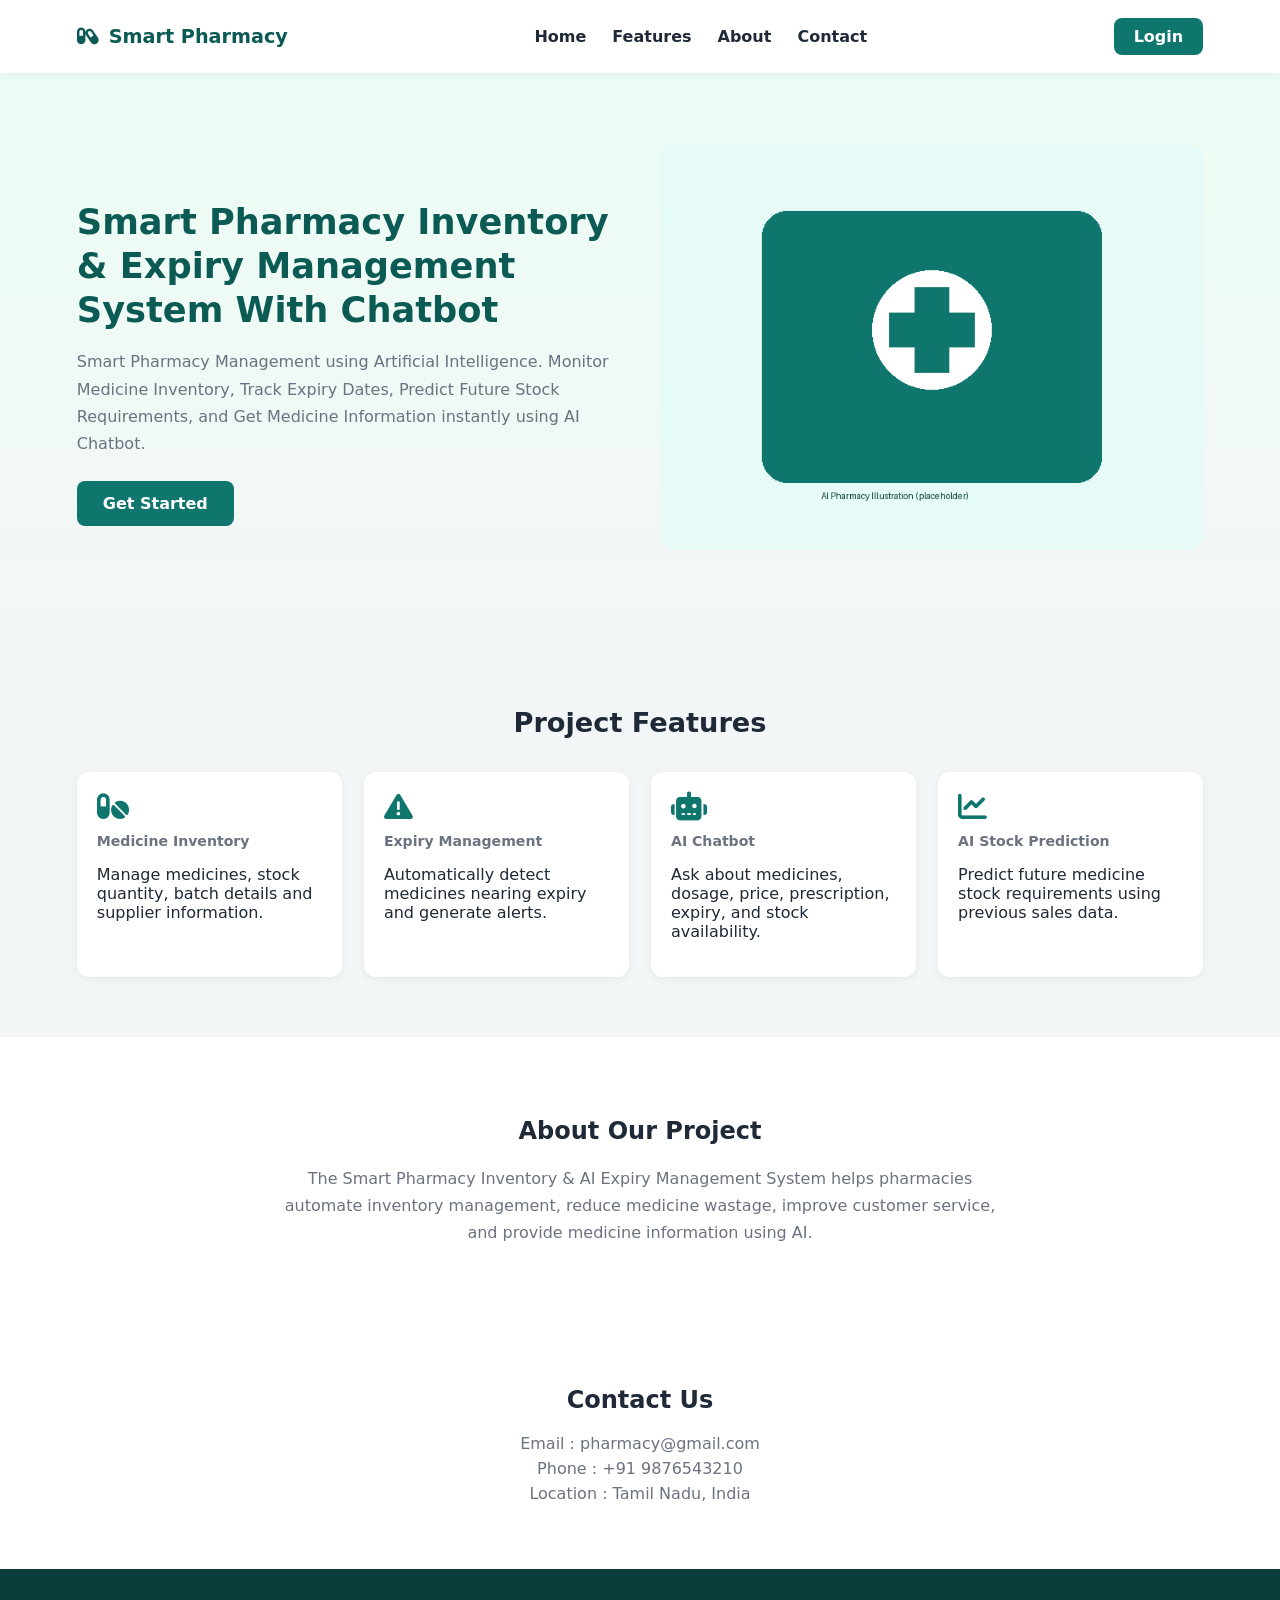
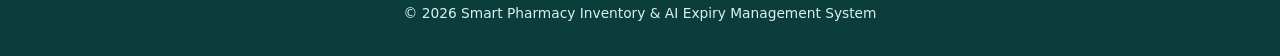
<file: index.html>
<!DOCTYPE html>
<html lang="en">

<head>
   

    <meta charset="UTF-8">
    <meta name="viewport" content="width=device-width, initial-scale=1.0">

    <title>Smart Pharmacy Inventory System</title>

    <!-- CSS -->
    <link rel="stylesheet" href="css/style.css">

    <!-- Font Awesome -->
    <link rel="stylesheet"
        href="https://cdnjs.cloudflare.com/ajax/libs/font-awesome/6.6.0/css/all.min.css">

</head>

<body>

    <!-- ================= NAVBAR ================= -->

    <nav class="navbar">

        <div class="logo">
            <i class="fa-solid fa-capsules"></i>
            Smart Pharmacy
        </div>

        <ul class="nav-links">

            <li><a href="#">Home</a></li>

            <li><a href="#features">Features</a></li>

            <li><a href="#about">About</a></li>

            <li><a href="#contact">Contact</a></li>

        </ul>

        <a href="login.html" class="login-btn">
            Login
        </a>

    </nav>

    <!-- ================= HERO ================= -->

    <section class="hero">

        <div class="hero-content">

            <h1>
                Smart Pharmacy Inventory &
                 Expiry Management System With Chatbot
            </h1>

            <p>

                Smart Pharmacy Management using Artificial Intelligence.

                Monitor Medicine Inventory, Track Expiry Dates,
                Predict Future Stock Requirements,
                and Get Medicine Information instantly
                using AI Chatbot.

            </p>

            <a href="login.html" class="btn">

                Get Started

            </a>

        </div>

        <div class="hero-image">

            <img src="images/pharmacy.png">

        </div>

    </section>

    <!-- ================= FEATURES ================= -->

    <section id="features" class="features">

        <h2>Project Features</h2>

        <div class="feature-container">

            <div class="card">

                <i class="fa-solid fa-pills"></i>

                <h3>Medicine Inventory</h3>

                <p>

                    Manage medicines,
                    stock quantity,
                    batch details
                    and supplier information.

                </p>

            </div>

            <div class="card">

                <i class="fa-solid fa-triangle-exclamation"></i>

                <h3>Expiry Management</h3>

                <p>

                    Automatically detect
                    medicines nearing expiry
                    and generate alerts.

                </p>

            </div>

            <div class="card">

                <i class="fa-solid fa-robot"></i>

                <h3>AI Chatbot</h3>

                <p>

                    Ask about medicines,
                    dosage,
                    price,
                    prescription,
                    expiry,
                    and stock availability.

                </p>

            </div>

            <div class="card">

                <i class="fa-solid fa-chart-line"></i>

                <h3>AI Stock Prediction</h3>

                <p>

                    Predict future medicine
                    stock requirements
                    using previous sales data.

                </p>

            </div>

        </div>

    </section>

    <!-- ================= ABOUT ================= -->

    <section id="about" class="about">

        <h2>About Our Project</h2>

        <p>

            The Smart Pharmacy Inventory &
            AI Expiry Management System
            helps pharmacies automate
            inventory management,
            reduce medicine wastage,
            improve customer service,
            and provide medicine
            information using AI.

        </p>

    </section>

    <!-- ================= CONTACT ================= -->

    <section id="contact" class="contact">

        <h2>Contact Us</h2>

        <p>Email : pharmacy@gmail.com</p>

        <p>Phone : +91 9876543210</p>

        <p>Location : Tamil Nadu, India</p>

    </section>

    <!-- ================= FOOTER ================= -->

    <footer>

        <p>

            © 2026 Smart Pharmacy Inventory &
            AI Expiry Management System

        </p>

    </footer>

    <!-- JavaScript -->

    <script src="js/script.js"></script>

</body>

</html>
</file>
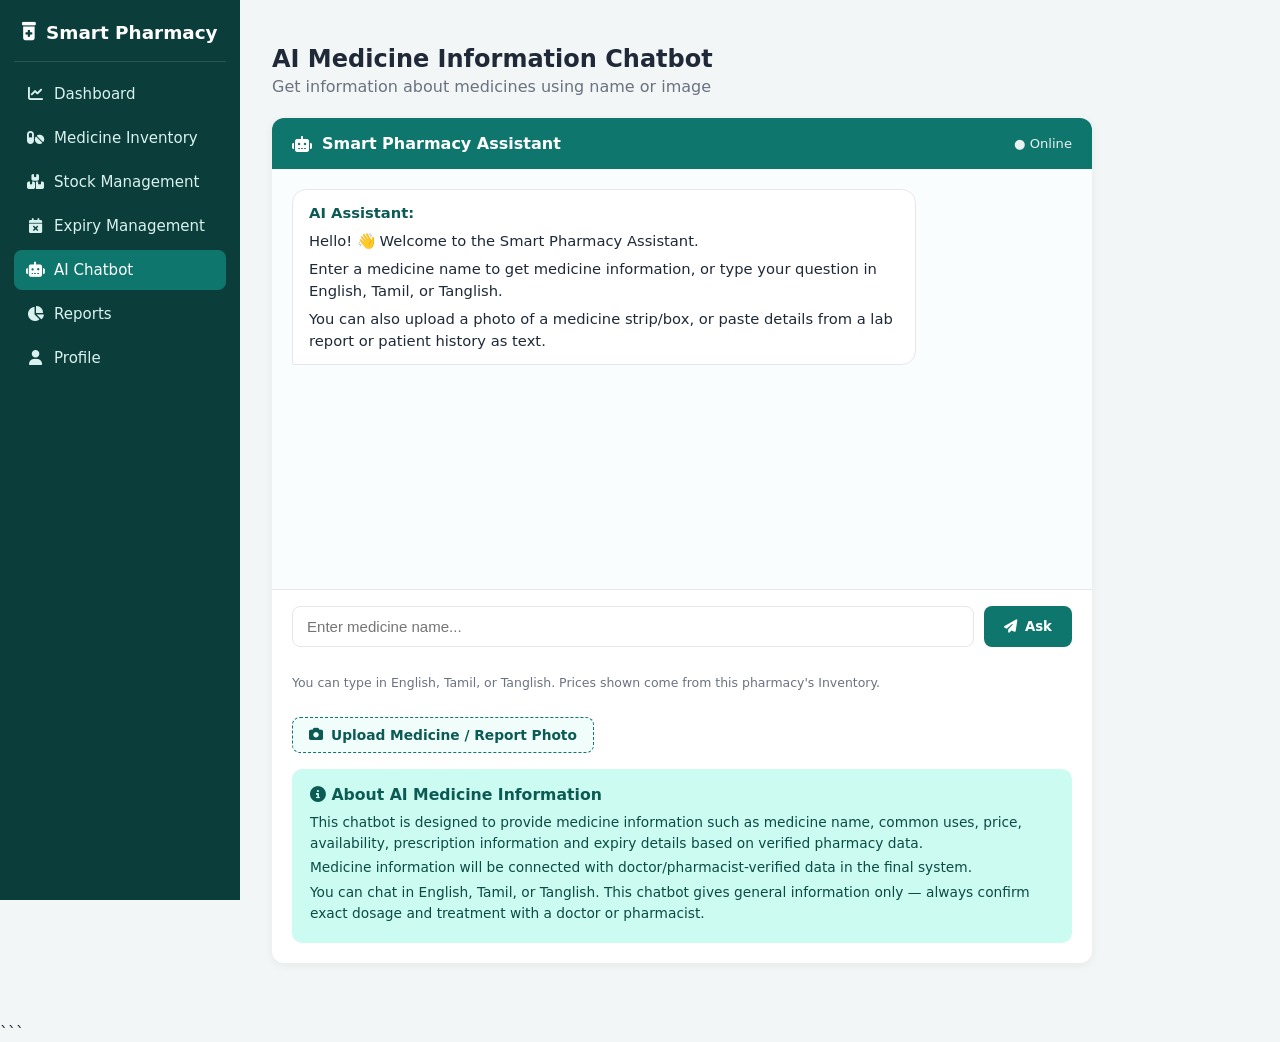
<file: chatbot.html>
<!DOCTYPE html>

<html lang="en">

<head>
    <meta charset="UTF-8">
    <meta name="viewport" content="width=device-width, initial-scale=1.0">

```
<title>AI Medicine Information Chatbot</title>

<!-- Main CSS -->
<link rel="stylesheet" href="css/style.css">

<!-- Font Awesome -->
<link rel="stylesheet"
    href="https://cdnjs.cloudflare.com/ajax/libs/font-awesome/6.5.2/css/all.min.css">
```

</head>

<body>

```
<!-- =========================
     SIDEBAR
========================== -->

<aside class="sidebar">

    <h2>
        <i class="fa-solid fa-prescription-bottle-medical"></i>
        Smart Pharmacy
    </h2>

    <ul>

        <li>
            <a href="dashboard.html">
                <i class="fa-solid fa-chart-line"></i>
                Dashboard
            </a>
        </li>

        <li>
            <a href="inventory.html">
                <i class="fa-solid fa-pills"></i>
                Medicine Inventory
            </a>
        </li>

        <li>
            <a href="stock.html">
                <i class="fa-solid fa-boxes-stacked"></i>
                Stock Management
            </a>
        </li>

        <li>
            <a href="expiry.html">
                <i class="fa-solid fa-calendar-xmark"></i>
                Expiry Management
            </a>
        </li>

        <li>
            <a href="chatbot.html" class="active">
                <i class="fa-solid fa-robot"></i>
                AI Chatbot
            </a>
        </li>

        <li>
            <a href="reports.html">
                <i class="fa-solid fa-chart-pie"></i>
                Reports
            </a>
        </li>

        <li>
            <a href="profile.html">
                <i class="fa-solid fa-user"></i>
                Profile
            </a>
        </li>

    </ul>

</aside>


<!-- =========================
     MAIN CONTENT
========================== -->

<main class="main">

    <!-- Header -->

    <div class="header">

        <div>

            <h1>
                AI Medicine Information Chatbot
            </h1>

            <p>
                Get information about medicines using name or image
            </p>

        </div>

    </div>


    <!-- =========================
         CHATBOT SECTION
    ========================== -->

    <section class="chatbot-container">


        <!-- Chatbot Header -->

        <div class="chatbot-header">

            <div>

                <i class="fa-solid fa-robot " ></i>

                <span>
                    Smart Pharmacy Assistant
                </span>

            </div>

            <span class="online">
                ● Online
            </span>

        </div>


        <!-- =========================
             CHAT AREA
        ========================== -->

        <div class="chat-box" id="chatBox">

            <!-- Initial Bot Message -->

            <div class="bot-message">

                <strong>
                    AI Assistant:
                </strong>

                <p>
                    Hello! 👋 Welcome to the Smart Pharmacy Assistant.
                </p>

                <p>
                    Enter a medicine name to get medicine information,
                    or type your question in English, Tamil, or Tanglish.
                </p>

                <p>
                    You can also upload a photo of a medicine strip/box,
                    or paste details from a lab report or patient history
                    as text.
                </p>

            </div>

        </div>


        <!-- =========================
             MEDICINE SEARCH
        ========================== -->

        <div class="medicine-search">

            <input
                type="text"
                id="medicineInput"
                placeholder="Enter medicine name..."
                autocomplete="off">

            <button
                type="button"
                id="sendBtn">

                <i class="fa-solid fa-paper-plane"></i>

                Ask

            </button>

        </div>


        <!-- =========================
             IMAGE UPLOAD
        ========================== -->

        <div class="image-upload">

            <label for="medicineImage">

                <i class="fa-solid fa-camera"></i>

                Upload Medicine / Report Photo

            </label>

            <input
                type="file"
                id="medicineImage"
                accept="image/*">

            <p id="imageName"></p>

        </div>


        <!-- =========================
             INFORMATION NOTE
        ========================== -->

        <div class="ai-suggestion">

            <h3>
                <i class="fa-solid fa-circle-info"></i>
                About AI Medicine Information
            </h3>

            <p>
                This chatbot is designed to provide medicine
                information such as medicine name, common uses,
                price, availability, prescription information
                and expiry details based on verified pharmacy data.
            </p>

            <p>
                Medicine information will be connected with
                doctor/pharmacist-verified data in the final system.
            </p>

            <p>
                You can chat in English, Tamil, or Tanglish. This
                chatbot gives general information only — always
                confirm exact dosage and treatment with a doctor
                or pharmacist.
            </p>

        </div>

    </section>

</main>


<!-- =========================
     JAVASCRIPT
========================== -->

<script src="js/config.js"></script>
<script src="js/chatbot.js"></script>
```

</body>

</html>
</file>
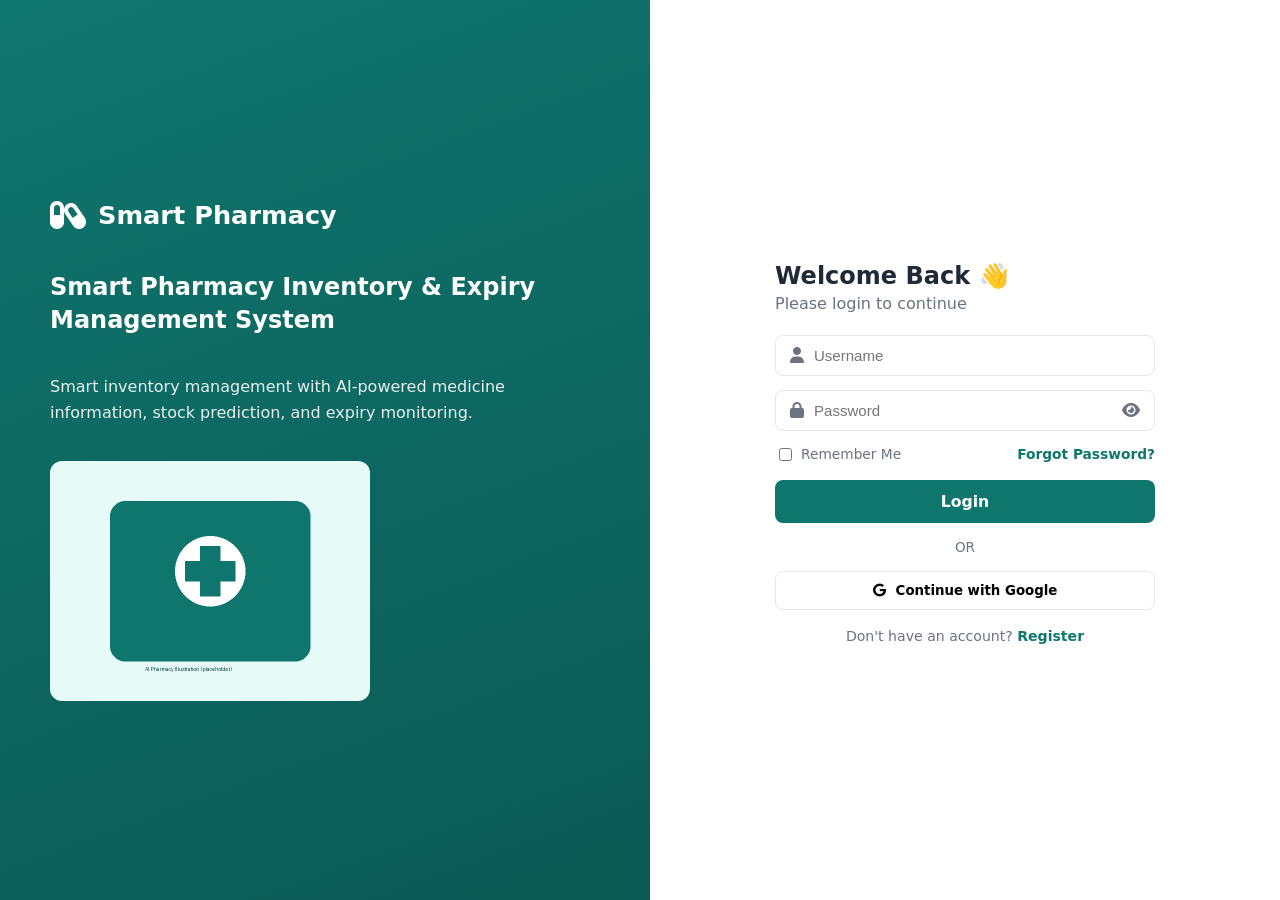
<file: dashboard.html>
<!DOCTYPE html>
<html lang="en">

<head>
    

    <meta charset="UTF-8">
    <meta name="viewport" content="width=device-width, initial-scale=1.0">

    <title>Dashboard | Smart Pharmacy</title>

    <link rel="stylesheet" href="css/style.css">

    <link rel="stylesheet"
    href="https://cdnjs.cloudflare.com/ajax/libs/font-awesome/6.6.0/css/all.min.css">

</head>

<body>

<!-- Sidebar -->

<div class="sidebar">

    <h2><i class="fa-solid fa-capsules"></i> Smart Pharmacy</h2>

    <ul>

        <li><a href="dashboard.html"><i class="fa-solid fa-house"></i> Dashboard</a></li>

        <li><a href="inventory.html"><i class="fa-solid fa-pills"></i> Medicine Inventory</a></li>

        <li><a href="stock.html"><i class="fa-solid fa-box"></i> Stock Management</a></li>

        <li><a href="expiry.html"><i class="fa-solid fa-triangle-exclamation"></i> Expiry Management</a></li>

        <li><a href="chatbot.html"><i class="fa-solid fa-robot"></i> AI Chatbot</a></li>

        <li><a href="reports.html"><i class="fa-solid fa-chart-column"></i> Reports</a></li>

        <li><a href="profile.html"><i class="fa-solid fa-user"></i> Profile</a></li>

        <li><a href="login.html"><i class="fa-solid fa-right-from-bracket"></i> Logout</a></li>

    </ul>

</div>

<!-- Main Content -->

<div class="main">

    <!-- Header -->

    <div class="header">

        <h1>Dashboard</h1>

        <span class="user">

            <i class="fa-solid fa-user-circle"></i>

            Admin

        </span>
        <button id="logoutBtn">Logout</button>


    </div>

    <!-- Dashboard Cards -->

    <div class="cards">

        <div class="card">

            <i class="fa-solid fa-pills"></i>

            <h3>Total Medicines</h3>

            <h2 id="totalMedicines">0</h2>

        </div>

        <div class="card">

            <i class="fa-solid fa-box"></i>

            <h3>Available Stock</h3>

            <h2 id="totalStock">0</h2>
        </div>

        <div class="card">

            <i class="fa-solid fa-triangle-exclamation"></i>

            <h3>Near Expiry</h3>

            <h2 id="expiringSoon">0</h2>

        </div>

        <div class="card">

            <i class="fa-solid fa-chart-line"></i>

            <h3>Low Stock</h3>

            <h2 id="lowStock">0</h2>

        </div>

    </div>

    <!-- AI Prediction -->

    <div class="section">

        <h2>AI Stock Prediction</h2>

        <p>

            AI predicts that
            <strong>Paracetamol</strong>
            demand will increase by
            <strong>20%</strong>
            next month.

        </p>

    </div>

    <!-- Expiry Alerts -->

    <div class="section">

        <h2>Medicine Expiry Alerts</h2>

        <table>

            <tr>

                <th>Medicine</th>

                <th>Expiry Date</th>

                <th>Status</th>

            </tr>

            <tr>

                <td>Paracetamol</td>

                <td>20-08-2026</td>

                <td style="color:red;">Expiring Soon</td>

            </tr>

            <tr>

                <td>Dolo 650</td>

                <td>15-09-2026</td>

                <td style="color:orange;">Warning</td>

            </tr>

        </table>

    </div>

    <!-- AI Chatbot -->

    <div class="section">

        <h2>AI Medicine Information Chatbot</h2>

        <p>

            Ask questions like:

        </p>

        <ul>

            <li>What is Paracetamol?</li>

            <li>Dosage of Dolo 650?</li>

            <li>Does Amoxicillin require a prescription?</li>

            <li>Price of Crocin?</li>

            <li>Which medicines expire this month?</li>

        </ul>

        <a href="chatbot.html">

            <button>

                Open AI Chatbot

            </button>

        </a>

    </div>

    <!-- Recent Activity -->

    <div class="section">

        <h2>Recent Activity</h2>

        <table>

            <tr>

                <th>Date</th>

                <th>Activity</th>

            </tr>

            <tr>

                <td>23-07-2026</td>

                <td>New medicine added</td>

            </tr>

            <tr>

                <td>23-07-2026</td>

                <td>Stock updated</td>

            </tr>

            <tr>

                <td>22-07-2026</td>

                <td>Expiry alert generated</td>

            </tr>

        </table>

    </div>

</div>

<script src="js/auth.js"></script>
<script src="js/store.js"></script>
<script src="js/dashboard.js"></script>

</body>
</html>
</file>
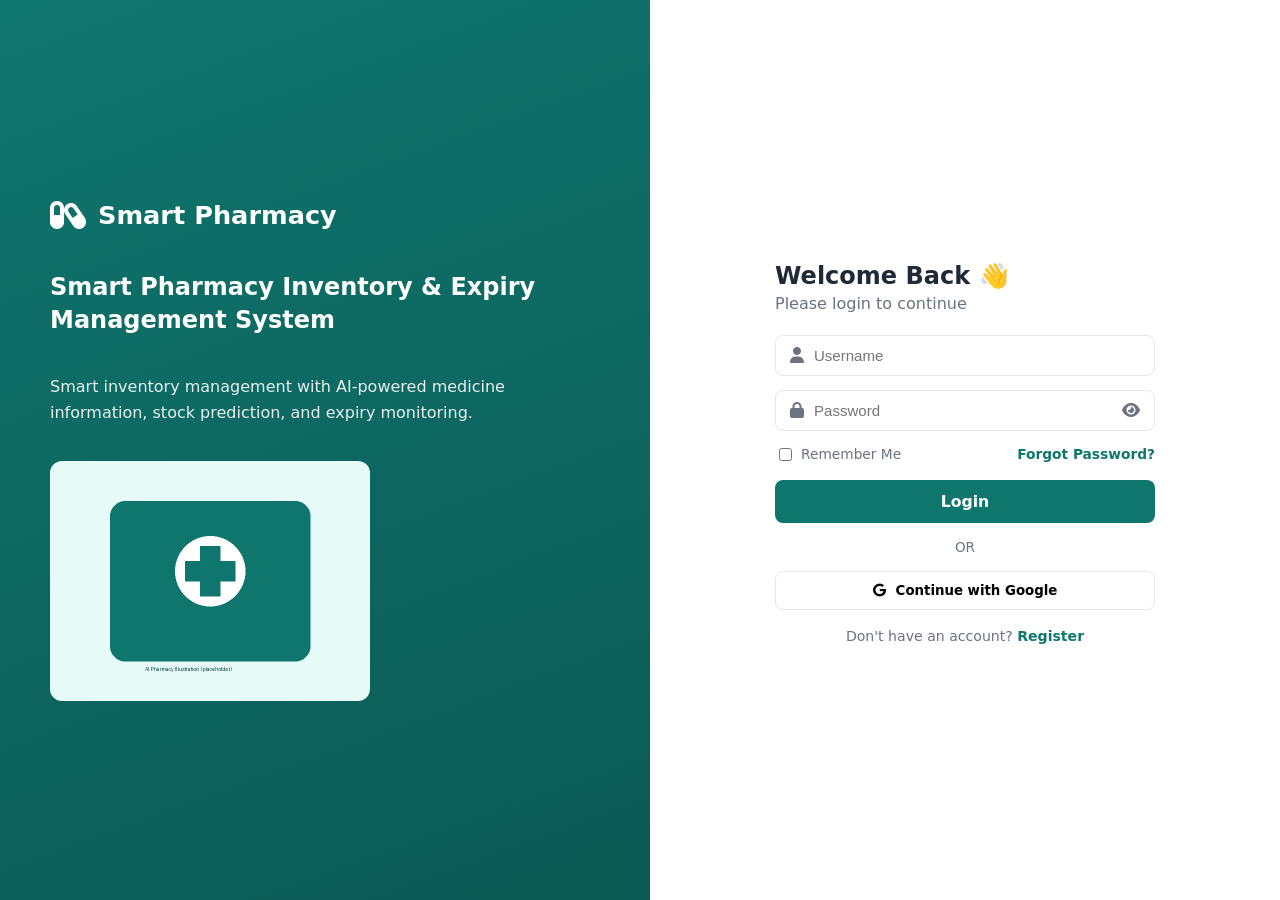
<file: expiry.html>
<!DOCTYPE html>
<html lang="en">

<head>
   

    <meta charset="UTF-8">
    <meta name="viewport" content="width=device-width, initial-scale=1.0">

    <title>Expiry Management | Smart Pharmacy</title>

    <!-- CSS -->
    <link rel="stylesheet" href="css/style.css">

    <!-- Font Awesome -->
    <link rel="stylesheet"
    href="https://cdnjs.cloudflare.com/ajax/libs/font-awesome/6.6.0/css/all.min.css">

</head>

<body>

<!-- Sidebar -->

<div class="sidebar">

    <h2><i class="fa-solid fa-capsules"></i> Smart Pharmacy</h2>

    <ul>

        <li><a href="dashboard.html"><i class="fa-solid fa-house"></i> Dashboard</a></li>

        <li><a href="inventory.html"><i class="fa-solid fa-pills"></i> Medicine Inventory</a></li>

        <li><a href="stock.html"><i class="fa-solid fa-box"></i> Stock Management</a></li>

        <li><a href="expiry.html" class="active"><i class="fa-solid fa-calendar-xmark"></i> Expiry Management</a></li>

        <li><a href="chatbot.html"><i class="fa-solid fa-robot"></i> AI Chatbot</a></li>

        <li><a href="reports.html"><i class="fa-solid fa-chart-column"></i> Reports</a></li>

        <li><a href="profile.html"><i class="fa-solid fa-user"></i> Profile</a></li>

        <li><a href="login.html"><i class="fa-solid fa-right-from-bracket"></i> Logout</a></li>

    </ul>

</div>

<!-- Main Content -->

<div class="main">

    <!-- Header -->

    <div class="header">

        <h1>Expiry Management</h1>

        <div class="user">

            <i class="fa-solid fa-user-circle"></i>

            Admin

        </div>

    </div>

    <!-- Summary Cards -->

    <div class="cards">

        <div class="card">

            <i class="fa-solid fa-calendar-check"></i>

            <h3>Total Medicines</h3>

            <h2 id="totalMedicines">0</h2>

        </div>

        <div class="card">

            <i class="fa-solid fa-clock"></i>

            <h3>Near Expiry</h3>

            <h2 id="nearExpiry">0</h2>

        </div>

        <div class="card">

            <i class="fa-solid fa-circle-xmark"></i>

            <h3>Expired</h3>

            <h2 id="expiredMedicines">0</h2>

        </div>

        <div class="card">

            <i class="fa-solid fa-bell"></i>

            <h3>Alerts Sent</h3>

            <h2 id="alertsSent">0</h2>

        </div>

    </div>

    <!-- Search -->

    <div class="section">

        <h2>Search Medicine</h2>

        <input type="text" placeholder="Enter Medicine Name">

        <button>
            <i class="fa-solid fa-magnifying-glass"></i>
            Search
        </button>

    </div>

    <!-- Near Expiry Table -->

    <div class="section">

        <h2>Medicines Near Expiry</h2>

        <table>

            <tr>

                <th>Medicine</th>
                <th>Batch No</th>
                <th>Expiry Date</th>
                <th>Days Left</th>
                <th>Status</th>

            </tr>

            <tr>

                <td>Paracetamol</td>
                <td>PAR101</td>
                <td>20-08-2026</td>
                <td>25</td>
                <td style="color:orange;">Warning</td>

            </tr>

            <tr>

                <td>Dolo 650</td>
                <td>DOL202</td>
                <td>15-09-2026</td>
                <td>50</td>
                <td style="color:green;">Safe</td>

            </tr>

            <tr>

                <td>Crocin</td>
                <td>CRO303</td>
                <td>28-07-2026</td>
                <td>2</td>
                <td style="color:red;">Urgent</td>

            </tr>

        </table>

    </div>

    <!-- Expired Medicines -->

    <div class="section">

        <h2>Expired Medicines</h2>

        <table>

            <tr>

                <th>Medicine</th>
                <th>Batch No</th>
                <th>Expiry Date</th>
                <th>Status</th>

            </tr>

            <tr>

                <td>Vitamin C</td>
                <td>VIT404</td>
                <td>01-07-2026</td>
                <td style="color:red;">Expired</td>

            </tr>

            <tr>

                <td>Antibiotic</td>
                <td>ANT505</td>
                <td>10-06-2026</td>
                <td style="color:red;">Expired</td>

            </tr>

        </table>

    </div>

    <!-- AI Expiry Alert -->

    <div class="section">

        <h2>AI Expiry Alert</h2>

        <p>

            AI has identified
            <strong>Paracetamol</strong>
            and
            <strong>Crocin</strong>
            as medicines that require immediate attention due to their upcoming expiry dates.

        </p>

        <button>

            <i class="fa-solid fa-bell"></i>

            Send Notification

        </button>

    </div>

</div>

<!-- JavaScript -->

<script src="js/auth.js"></script>
<script src="js/store.js"></script>
<script src="js/expiry.js"></script>

</body>

</html>
</file>
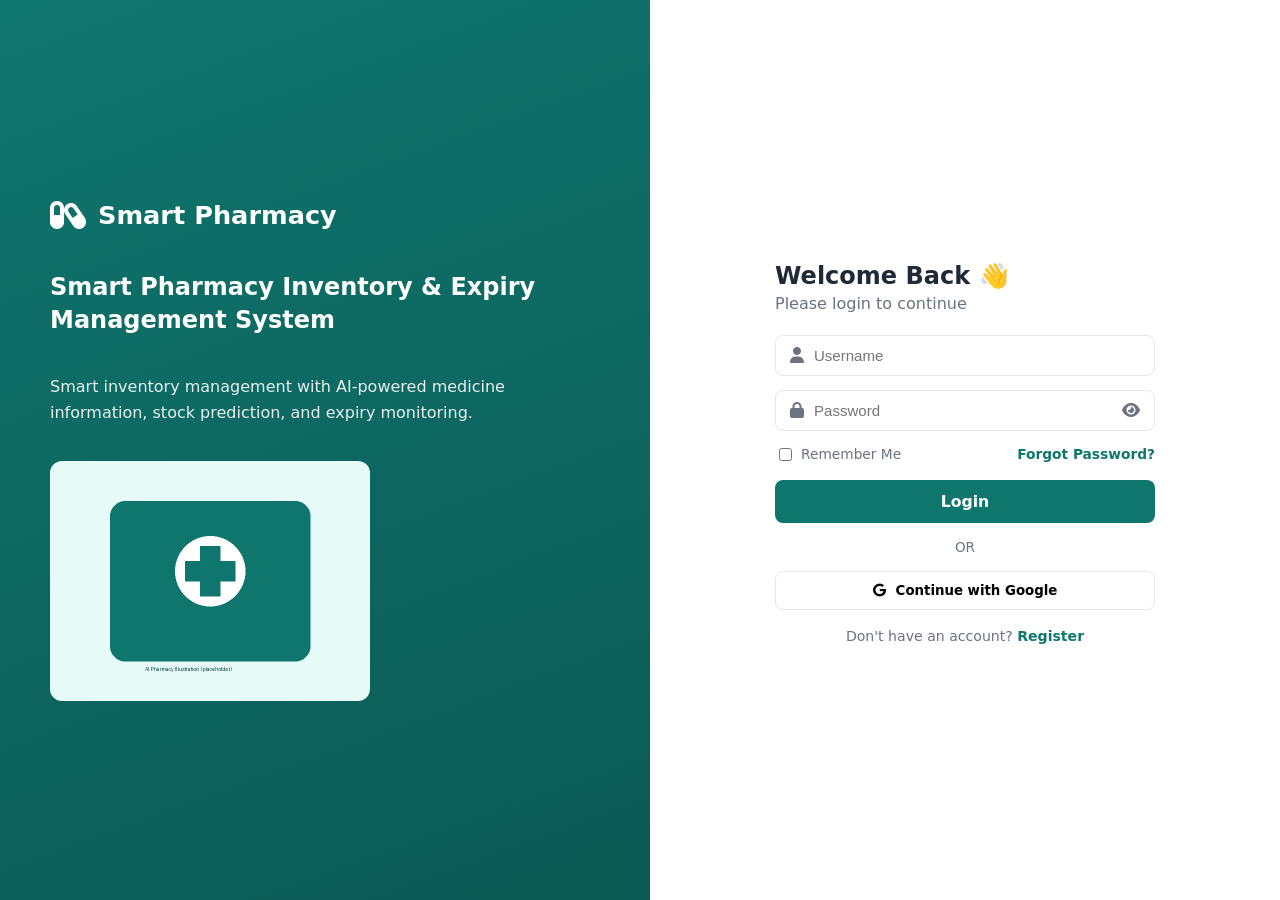
<file: inventory.html>
<!DOCTYPE html>
<html lang="en">

<head>

    <meta charset="UTF-8">
    <meta name="viewport" content="width=device-width, initial-scale=1.0">

    <title>Medicine Inventory | Smart Pharmacy</title>

    <!-- Main CSS -->
    <link rel="stylesheet" href="css/style.css">

    <!-- Font Awesome -->
    <link rel="stylesheet"
        href="https://cdnjs.cloudflare.com/ajax/libs/font-awesome/6.6.0/css/all.min.css">

</head>

<body>

<!-- =========================
     SIDEBAR
========================= -->

<div class="sidebar">

    <h2>
        <i class="fa-solid fa-capsules"></i>
        Smart Pharmacy
    </h2>

    <ul>

        <li>
            <a href="dashboard.html">
                <i class="fa-solid fa-house"></i>
                Dashboard
            </a>
        </li>

        <li>
            <a href="inventory.html" class="active">
                <i class="fa-solid fa-pills"></i>
                Medicine Inventory
            </a>
        </li>

        <li>
            <a href="stock.html">
                <i class="fa-solid fa-box"></i>
                Stock Management
            </a>
        </li>

        <li>
            <a href="expiry.html">
                <i class="fa-solid fa-calendar-xmark"></i>
                Expiry Management
            </a>
        </li>

        <li>
            <a href="chatbot.html">
                <i class="fa-solid fa-robot"></i>
                AI Chatbot
            </a>
        </li>

        <li>
            <a href="reports.html">
                <i class="fa-solid fa-chart-column"></i>
                Reports
            </a>
        </li>

        <li>
            <a href="profile.html">
                <i class="fa-solid fa-user"></i>
                Profile
            </a>
        </li>

        <li>
            <a href="login.html">
                <i class="fa-solid fa-right-from-bracket"></i>
                Logout
            </a>
        </li>

    </ul>

</div>


<!-- =========================
     MAIN CONTENT
========================= -->

<div class="main">

    <!-- Header -->

    <div class="header">

        <div>

            <h1>Medicine Inventory</h1>

            <p>
                Manage verified medicine information and availability
            </p>

        </div>

        <div class="user">

            <i class="fa-solid fa-user-circle"></i>

            Admin

        </div>

    </div>


    <!-- =========================
         SUMMARY CARDS
    ========================== -->

    <div class="cards">

        <div class="card">

            <i class="fa-solid fa-pills"></i>

            <h3>Total Medicines</h3>

            <h2 id="totalMedicines">0</h2>

        </div>


        <div class="card">

            <i class="fa-solid fa-boxes-stacked"></i>

            <h3>Total Quantity</h3>

            <h2 id="totalQuantity">0</h2>

        </div>


        <div class="card">

            <i class="fa-solid fa-triangle-exclamation"></i>

            <h3>Low Stock</h3>

            <h2 id="lowStock">0</h2>

        </div>


        <div class="card">

            <i class="fa-solid fa-calendar-xmark"></i>

            <h3>Near Expiry</h3>

            <h2 id="nearExpiry">0</h2>

        </div>

    </div>


    <!-- =========================
         SEARCH
    ========================== -->

    <div class="section">

        <h2>
            <i class="fa-solid fa-magnifying-glass"></i>
            Search Medicine
        </h2>

        <input
            type="text"
            id="medicineSearch"
            placeholder="Enter medicine name..."
            autocomplete="off">

    </div>


    <!-- =========================
         ADD MEDICINE
    ========================== -->

    <div class="section">

        <h2>
            <i class="fa-solid fa-plus"></i>
            Add Medicine
        </h2>

        <form id="medicineForm">

            <input
                type="text"
                id="medicineName"
                placeholder="Medicine Name"
                required>


            <input
                type="text"
                id="description"
                placeholder="Medicine Description"
                required>


            <input
                type="text"
                id="uses"
                placeholder="Common Uses"
                required>


            <input
                type="number"
                id="price"
                placeholder="Price"
                min="0"
                step="0.01"
                required>


            <input
                type="number"
                id="quantity"
                placeholder="Available Quantity"
                min="0"
                required>


            <select id="prescriptionRequired" required>

                <option value="">
                    Prescription Required?
                </option>

                <option value="Yes">
                    Yes
                </option>

                <option value="No">
                    No
                </option>

            </select>


            <input
                type="text"
                id="batchNumber"
                placeholder="Batch Number"
                required>


            <input
                type="date"
                id="expiryDate"
                required>


            <button type="submit">

                <i class="fa-solid fa-floppy-disk"></i>

                Save Medicine

            </button>

        </form>

        <p class="info-note">

            <i class="fa-solid fa-circle-info"></i>

            Medicine information should be entered using
            doctor/pharmacist-verified data.

        </p>

    </div>


    <!-- =========================
         BULK IMPORT (paste many medicines at once)
    ========================== -->

    <div class="section">

        <h2>
            <i class="fa-solid fa-file-import"></i>
            Bulk Import Medicines
        </h2>

        <p class="info-note">
            Paste a JSON list of medicines below (ask your AI assistant for
            ready-made sample data) and click Import — much faster than
            adding them one by one through the form above.
        </p>

        <textarea id="bulkImportInput" rows="6" placeholder='[{"name":"Paracetamol","description":"...","uses":"...","price":20,"quantity":150,"prescriptionRequired":"No","batchNumber":"PCM501","expiryDate":"2027-05-10"}, ...]'></textarea>

        <button type="button" id="bulkImportBtn">
            <i class="fa-solid fa-upload"></i>
            Import Medicines
        </button>

        <p id="bulkImportMsg" class="form-msg"></p>

    </div>


    <!-- =========================
         MEDICINE TABLE
    ========================== -->

    <div class="section">

        <h2>
            <i class="fa-solid fa-table"></i>
            Medicine Details
        </h2>

        <div class="table-container">

            <table>

                <thead>

                    <tr>

                        <th>ID</th>

                        <th>Medicine</th>

                        <th>Description</th>

                        <th>Uses</th>

                        <th>Price</th>

                        <th>Quantity</th>

                        <th>Prescription</th>

                        <th>Batch No</th>

                        <th>Expiry Date</th>

                        <th>Status</th>

                    </tr>

                </thead>


                <tbody id="medicineTableBody">

                    <tr>

                        <td colspan="10">

                            No medicine data available yet.

                        </td>

                    </tr>

                </tbody>

            </table>

        </div>

    </div>


    <!-- =========================
         VERIFICATION NOTE
    ========================== -->

    <div class="section">

        <h2>
            <i class="fa-solid fa-shield-halved"></i>
            Medicine Data Verification
        </h2>

        <p>

            Medicine information displayed in this system should
            be based on verified information provided by a
            qualified doctor or pharmacist.

        </p>

        <p>

            The AI chatbot will use verified medicine information
            and will not independently guess dosage or prescription
            instructions.

        </p>

    </div>

</div>


<!-- =========================
     JAVASCRIPT
========================= -->

<script src="js/auth.js"></script>
<script src="js/store.js"></script>
<script src="js/inventory.js"></script>

</body>

</html>
</file>
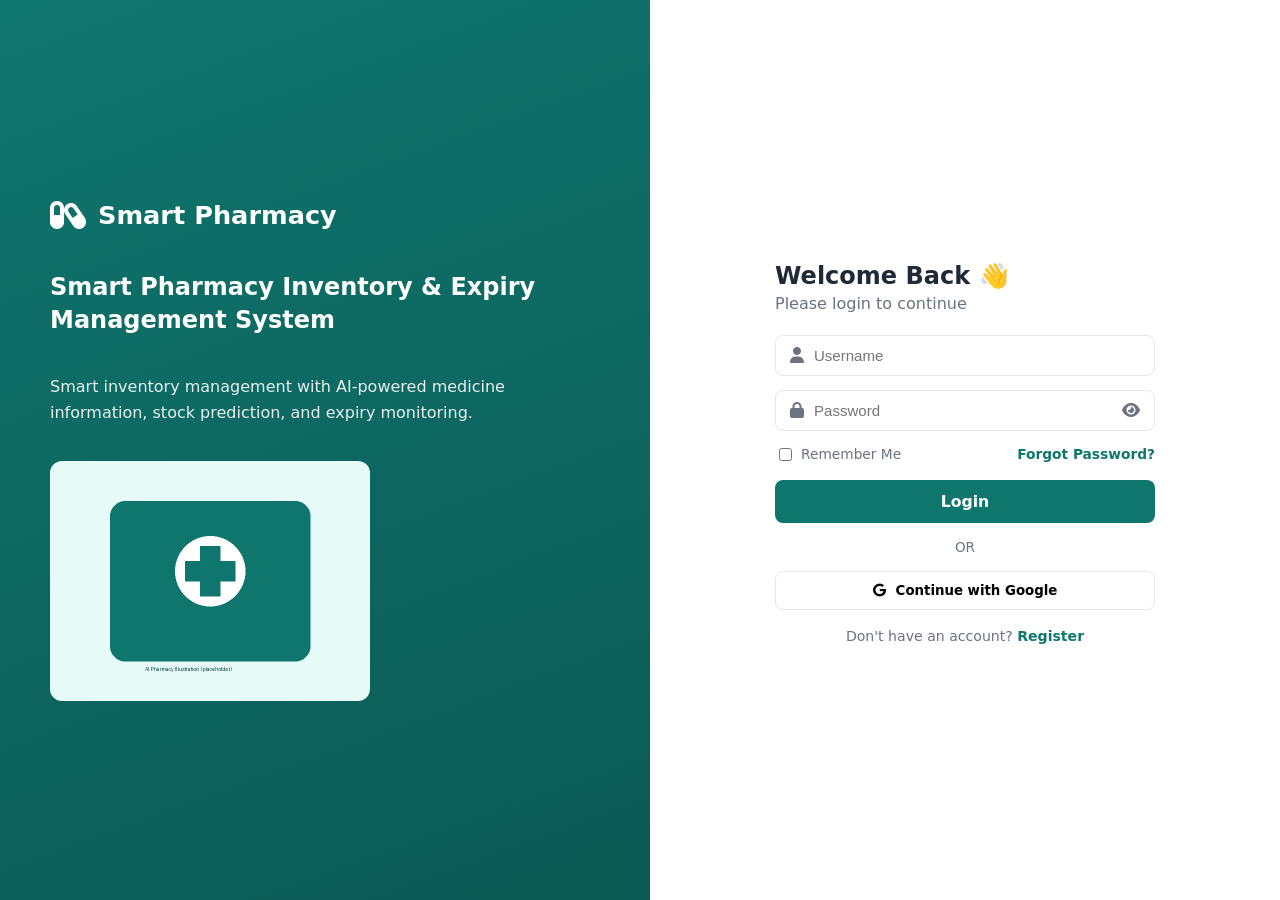
<file: login.html>
<!DOCTYPE html>
<html lang="en">

<head>

    <meta charset="UTF-8">
    <meta name="viewport" content="width=device-width, initial-scale=1.0">

    <title>Login </title>

    <!-- CSS -->
    <link rel="stylesheet" href="css/style.css">

    <!-- Font Awesome -->
    <link rel="stylesheet"
    href="https://cdnjs.cloudflare.com/ajax/libs/font-awesome/6.6.0/css/all.min.css">

</head>

<body>

<div class="container">

    <!-- Left Panel -->

    <div class="left-panel">

        <div class="logo">

            <i class="fa-solid fa-capsules"></i>

            <h1>Smart Pharmacy</h1>

        </div>

        <h2>Smart Pharmacy Inventory & Expiry Management System</h2>

        <p>

            Smart inventory management with AI-powered medicine
            information, stock prediction, and expiry monitoring.

        </p>

        <img src="images/pharmacy.png" alt="Pharmacy">

    </div>

    <!-- Right Panel -->

    <div class="right-panel">

        <div class="login-box">

            <h2>Welcome Back 👋</h2>

            <p>Please login to continue</p>


            <p id="loginError" class="form-msg"></p>

            <form id="loginForm" autocomplete="off">

                <div class="input-box">

                    <i class="fa-solid fa-user"></i>

                    <input
                    type="text"
                    id="username"
                    placeholder="Username"
                    autocomplete="off"
                    required>

                </div>

                <div class="input-box">

                    <i class="fa-solid fa-lock"></i>

                    <input
                    type="password"
                    id="password"
                    placeholder="Password"
                    autocomplete="new-password"
                    required>

                    <span id="togglePassword">

                        <i class="fa-solid fa-eye"></i>

                    </span>

                </div>

                <div class="remember">

                    <label>

                        <input type="checkbox">

                        Remember Me

                    </label>

                    <a href="#">Forgot Password?</a>

                </div>

                <button type="submit">

                    Login

                </button>

            </form>

            <div class="or">

                OR

            </div>

            <button class="google-btn">

                <i class="fa-brands fa-google"></i>

                Continue with Google

            </button>

            <div class="footer">

                <p>

                    Don't have an account?

                    <a href="#">Register</a>

                </p>

            </div>

        </div>

    </div>

</div>

<!-- JavaScript -->
<script src="js/login.js"></script>

</body>
</html>
</file>
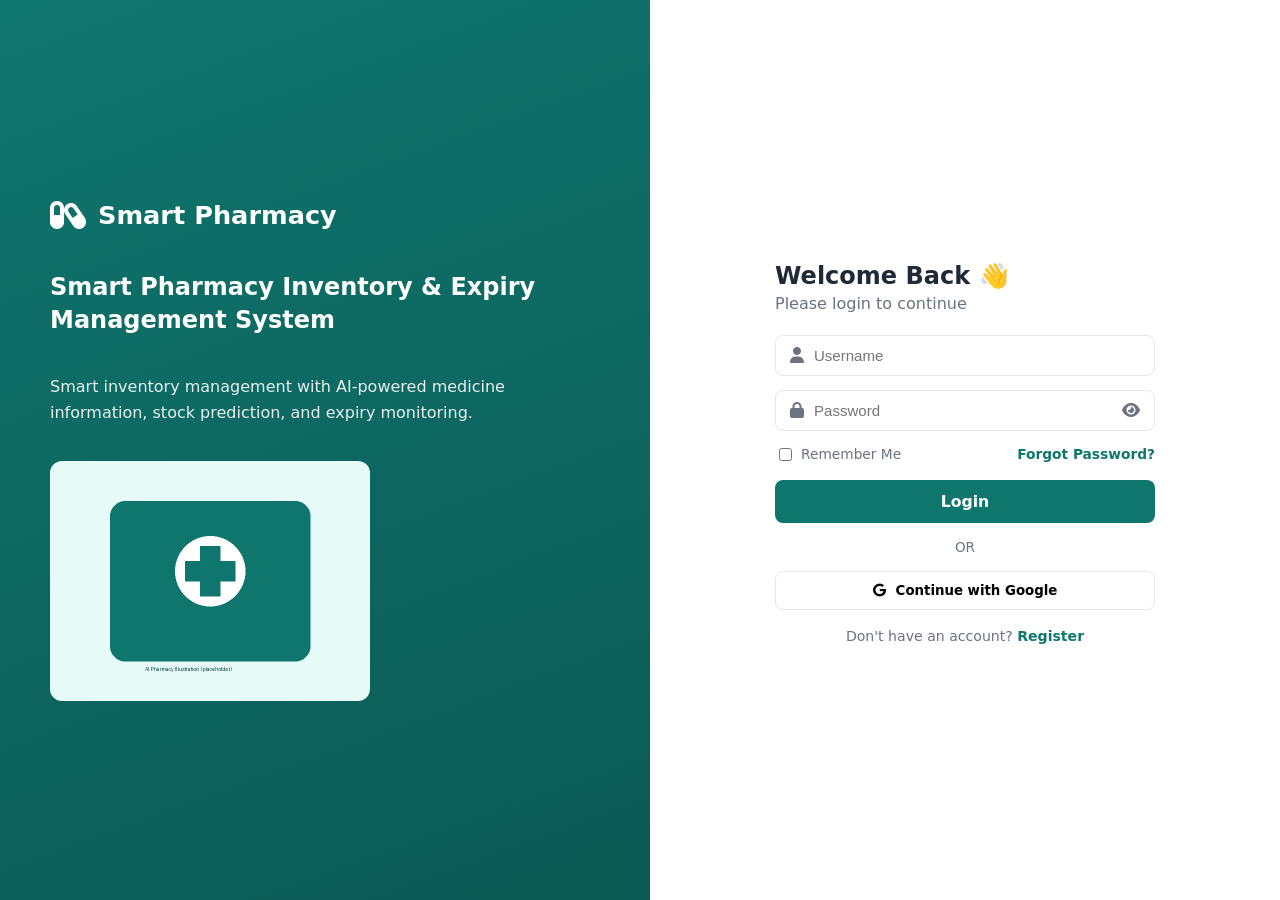
<file: profile.html>
<!DOCTYPE html>
<html lang="en">

<head>

    <meta charset="UTF-8">
    <meta name="viewport" content="width=device-width, initial-scale=1.0">

    <title>Profile | Smart Pharmacy</title>

    <!-- CSS -->
    <link rel="stylesheet" href="css/style.css">

    <!-- Font Awesome -->
    <link rel="stylesheet"
    href="https://cdnjs.cloudflare.com/ajax/libs/font-awesome/6.6.0/css/all.min.css">

</head>

<body>

<!-- Sidebar -->

<div class="sidebar">

    <h2><i class="fa-solid fa-capsules"></i> Smart Pharmacy</h2>

    <ul>

        <li><a href="dashboard.html"><i class="fa-solid fa-house"></i> Dashboard</a></li>

        <li><a href="inventory.html"><i class="fa-solid fa-pills"></i> Medicine Inventory</a></li>

        <li><a href="stock.html"><i class="fa-solid fa-box"></i> Stock Management</a></li>

        <li><a href="expiry.html"><i class="fa-solid fa-calendar-xmark"></i> Expiry Management</a></li>

        <li><a href="chatbot.html"><i class="fa-solid fa-robot"></i> AI Chatbot</a></li>

        <li><a href="reports.html"><i class="fa-solid fa-chart-column"></i> Reports</a></li>

        <li><a href="profile.html" class="active"><i class="fa-solid fa-user"></i> Profile</a></li>

        <li><a href="login.html"><i class="fa-solid fa-right-from-bracket"></i> Logout</a></li>

    </ul>

</div>

<!-- Main Content -->

<div class="main">

    <!-- Header -->

    <div class="header">

        <h1>Admin Profile</h1>

        <div class="user">
            <i class="fa-solid fa-user-circle"></i>
            Admin
        </div>

    </div>

    <!-- Profile Card -->

    <div class="section">

        <div style="text-align:center;">

            <img src="images/avatar.png"
                 alt="Profile"
                 width="120"
                 height="120"
                 style="border-radius:50%;">

            <h2>Administrator</h2>

            <p>Smart Pharmacy System</p>

        </div>

    </div>

    <!-- Profile Details -->

    <div class="section">

        <h2>Profile Information</h2>

        <form>

            <label>Full Name</label>

            <input type="text" value="Administrator">

            <label>Email</label>

            <input type="email" value="admin@pharmacy.com">

            <label>Phone Number</label>

            <input type="text" value="+91 9876543210">

            <label>Pharmacy Name</label>

            <input type="text" value="Smart Pharmacy">

            <label>Address</label>

            <textarea rows="4">Tamil Nadu, India</textarea>

            <button type="submit">
                <i class="fa-solid fa-floppy-disk"></i>
                Save Changes
            </button>

        </form>

    </div>

    <!-- Change Password -->

    <div class="section">

        <h2>Change Password</h2>

        <form>

            <input type="password" placeholder="Current Password">

            <input type="password" placeholder="New Password">

            <input type="password" placeholder="Confirm Password">

            <button type="submit">
                <i class="fa-solid fa-key"></i>
                Update Password
            </button>

        </form>

    </div>

    <!-- Account Settings -->

    <div class="section">

        <h2>Account Settings</h2>

        <button>
            <i class="fa-solid fa-bell"></i>
            Notification Settings
        </button>

        <button>
            <i class="fa-solid fa-download"></i>
            Download My Data
        </button>

        <button onclick="window.location.href='login.html'">
            <i class="fa-solid fa-right-from-bracket"></i>
            Logout
        </button>

    </div>

</div>

<!-- JavaScript -->

<script src="js/auth.js"></script>
<script src="js/profile.js"></script>

</body>

</html>
</file>
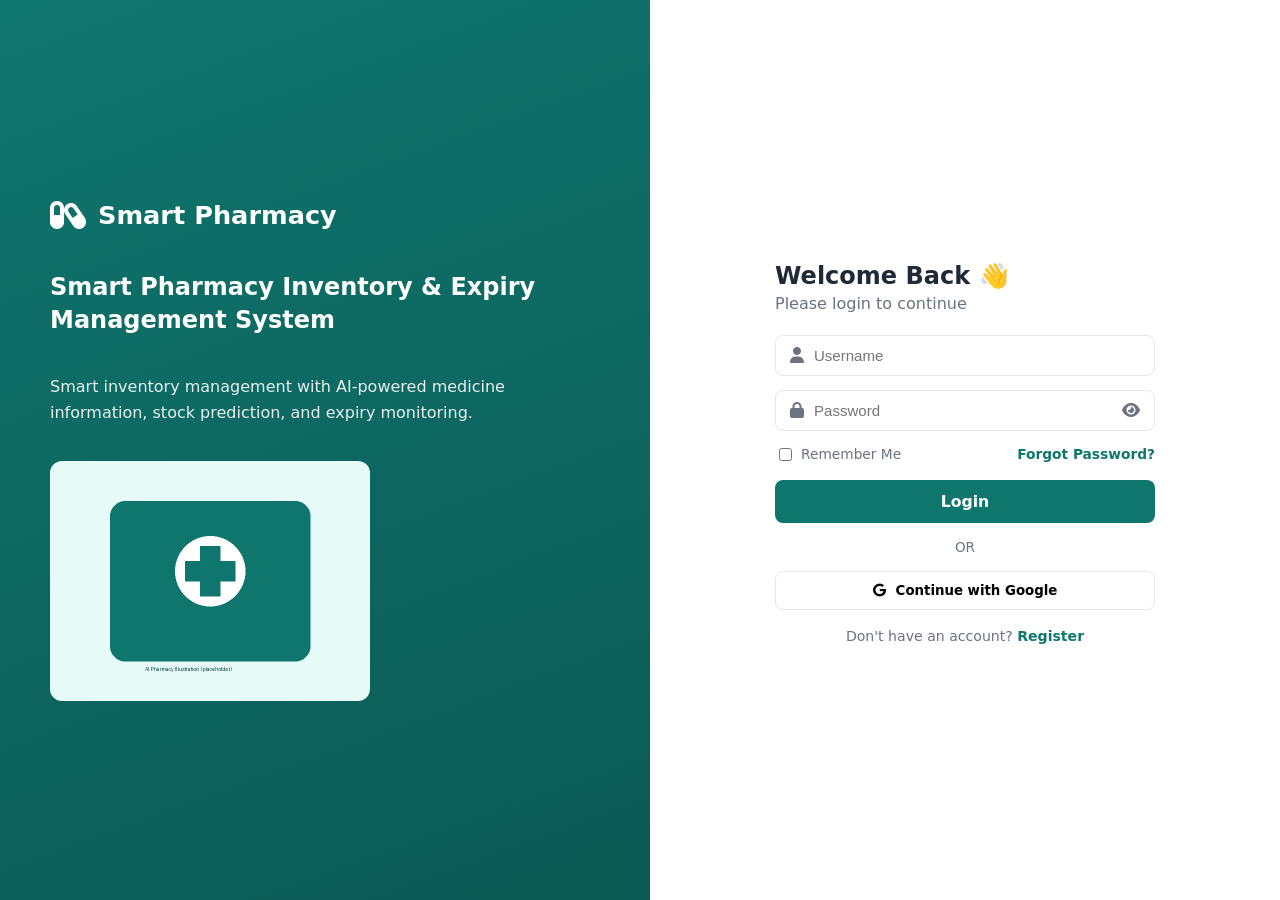
<file: reports.html>
<!DOCTYPE html>
<html lang="en">

<head>

    <meta charset="UTF-8">
    <meta name="viewport" content="width=device-width, initial-scale=1.0">

    <title>Reports & Analytics | Smart Pharmacy</title>

    <!-- CSS -->
    <link rel="stylesheet" href="css/style.css">

    <!-- Font Awesome -->
    <link rel="stylesheet"
        href="https://cdnjs.cloudflare.com/ajax/libs/font-awesome/6.6.0/css/all.min.css">

</head>

<body>

<!-- Sidebar -->

<div class="sidebar">

    <h2><i class="fa-solid fa-capsules"></i> Smart Pharmacy</h2>

    <ul>

        <li><a href="dashboard.html"><i class="fa-solid fa-house"></i> Dashboard</a></li>

        <li><a href="inventory.html"><i class="fa-solid fa-pills"></i> Medicine Inventory</a></li>

        <li><a href="stock.html"><i class="fa-solid fa-box"></i> Stock Management</a></li>

        <li><a href="expiry.html"><i class="fa-solid fa-calendar-xmark"></i> Expiry Management</a></li>

        <li><a href="chatbot.html"><i class="fa-solid fa-robot"></i> AI Chatbot</a></li>

        <li><a href="reports.html" class="active"><i class="fa-solid fa-chart-column"></i> Reports</a></li>

        <li><a href="profile.html"><i class="fa-solid fa-user"></i> Profile</a></li>

        <li><a href="login.html"><i class="fa-solid fa-right-from-bracket"></i> Logout</a></li>

    </ul>

</div>

<!-- Main Content -->

<div class="main">

    <!-- Header -->

    <div class="header">

        <h1>Reports & Analytics</h1>

        <div class="user">
            <i class="fa-solid fa-user-circle"></i> Admin
        </div>

    </div>

    <!-- Report Summary Cards -->

    <div class="cards">

        <div class="card">
            <i class="fa-solid fa-pills"></i>
            <h3>Total Medicines</h3>
            <h2>520</h2>
        </div>

        <div class="card">
            <i class="fa-solid fa-boxes-stacked"></i>
            <h3>Total Stock</h3>
            <h2>1320</h2>
        </div>

        <div class="card">
            <i class="fa-solid fa-calendar-check"></i>
            <h3>Near Expiry</h3>
            <h2>15</h2>
        </div>

        <div class="card">
            <i class="fa-solid fa-triangle-exclamation"></i>
            <h3>Low Stock</h3>
            <h2>8</h2>
        </div>

    </div>

    <!-- Inventory Report -->

    <div class="section">

        <h2>Inventory Report</h2>

        <table>

            <tr>
                <th>Medicine</th>
                <th>Stock</th>
                <th>Status</th>
            </tr>

            <tr>
                <td>Paracetamol</td>
                <td>120</td>
                <td style="color:green;">Available</td>
            </tr>

            <tr>
                <td>Dolo 650</td>
                <td>18</td>
                <td style="color:red;">Low Stock</td>
            </tr>

            <tr>
                <td>Amoxicillin</td>
                <td>40</td>
                <td style="color:green;">Available</td>
            </tr>

        </table>

    </div>

    <!-- Expiry Report -->

    <div class="section">

        <h2>Expiry Report</h2>

        <table>

            <tr>
                <th>Medicine</th>
                <th>Expiry Date</th>
                <th>Status</th>
            </tr>

            <tr>
                <td>Paracetamol</td>
                <td>20-08-2027</td>
                <td style="color:orange;">Near Expiry</td>
            </tr>

            <tr>
                <td>Vitamin C</td>
                <td>10-06-2026</td>
                <td style="color:red;">Expired</td>
            </tr>

        </table>

    </div>

    <!-- AI Prediction Report -->

    <div class="section">

        <h2>AI Stock Prediction Report</h2>

        <table>

            <tr>
                <th>Medicine</th>
                <th>Current Stock</th>
                <th>Predicted Demand</th>
                <th>Recommendation</th>
            </tr>

            <tr>
                <td>Paracetamol</td>
                <td>120</td>
                <td>180</td>
                <td>Order 60 More</td>
            </tr>

            <tr>
                <td>Dolo 650</td>
                <td>18</td>
                <td>90</td>
                <td>Urgent Reorder</td>
            </tr>

        </table>

    </div>

    <!-- Download Buttons -->

    <div class="section">

        <h2>Export Reports</h2>

        <button>
            <i class="fa-solid fa-file-pdf"></i>
            Download PDF
        </button>

        <button>
            <i class="fa-solid fa-file-excel"></i>
            Download Excel
        </button>

        <button>
            <i class="fa-solid fa-print"></i>
            Print Report
        </button>

    </div>

</div>

<!-- JavaScript -->

<script src="js/auth.js"></script>
<script src="js/store.js"></script>
<script src="js/reports.js"></script>

</body>

</html>
</file>
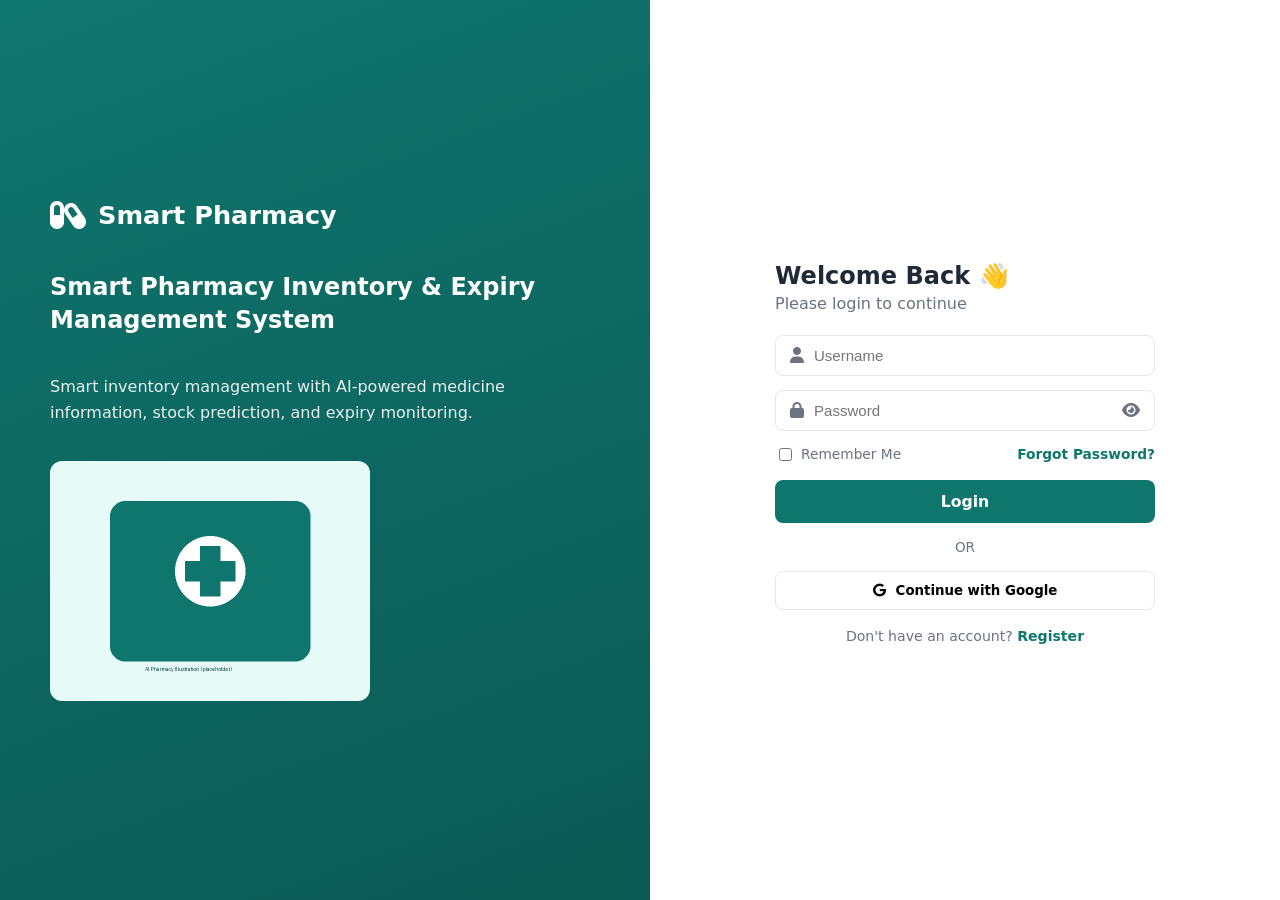
<file: stock.html>
<!DOCTYPE html>
<html lang="en">

<head>

    <meta charset="UTF-8">
    <meta name="viewport" content="width=device-width, initial-scale=1.0">

    <title>Stock Management | Smart Pharmacy</title>

    <link rel="stylesheet" href="css/style.css">

    <link rel="stylesheet"
    href="https://cdnjs.cloudflare.com/ajax/libs/font-awesome/6.6.0/css/all.min.css">

</head>

<body>

<!-- Sidebar -->

<div class="sidebar">

    <h2><i class="fa-solid fa-capsules"></i> Smart Pharmacy</h2>

    <ul>

        <li><a href="dashboard.html"><i class="fa-solid fa-house"></i> Dashboard</a></li>

        <li><a href="inventory.html"><i class="fa-solid fa-pills"></i> Medicine Inventory</a></li>

        <li><a href="stock.html" class="active"><i class="fa-solid fa-box"></i> Stock Management</a></li>

        <li><a href="expiry.html"><i class="fa-solid fa-triangle-exclamation"></i> Expiry Management</a></li>

        <li><a href="chatbot.html"><i class="fa-solid fa-robot"></i> AI Chatbot</a></li>

        <li><a href="reports.html"><i class="fa-solid fa-chart-column"></i> Reports</a></li>

        <li><a href="profile.html"><i class="fa-solid fa-user"></i> Profile</a></li>

        <li><a href="login.html"><i class="fa-solid fa-right-from-bracket"></i> Logout</a></li>

    </ul>

</div>

<!-- Main Content -->

<div class="main">

    <div class="header">

        <h1>Stock Management</h1>

        <div class="user">
            <i class="fa-solid fa-user-circle"></i> Admin
        </div>

    </div>

    <!-- Summary Cards -->

    <div class="cards">

        <div class="card">
            <i class="fa-solid fa-boxes-stacked"></i>
            <h3>Total Stock</h3>
            <h2>1320</h2>
        </div>

        <div class="card">
            <i class="fa-solid fa-arrow-down"></i>
            <h3>Low Stock</h3>
            <h2>8</h2>
        </div>

        <div class="card">
            <i class="fa-solid fa-circle-check"></i>
            <h3>Available</h3>
            <h2>510</h2>
        </div>

        <div class="card">
            <i class="fa-solid fa-truck"></i>
            <h3>Pending Orders</h3>
            <h2>12</h2>
        </div>

    </div>

    <!-- Update Stock -->

<div class="section">

    <h2>Update Medicine Stock</h2>

    <form id="stockForm">

        <input
            type="text"
            id="medicineName"
            placeholder="Medicine Name"
            required>

        <input
            type="number"
            id="currentStock"
            placeholder="Current Stock"
            min="0"
            required>

        <input
            type="number"
            id="newStock"
            placeholder="Add New Stock"
            min="0"
            required>

        <button type="submit">
            <i class="fa-solid fa-floppy-disk"></i>
            Update Stock
        </button>

    </form>

</div>

    <!-- Stock Table -->

    <div class="section">

        <h2>Medicine Stock Details</h2>

        <table>

            <tr>

                <th>Medicine</th>
                <th>Current Stock</th>
                <th>Minimum Stock</th>
                <th>Status</th>

            </tr>

            <tr>

                <td>Paracetamol</td>
                <td>120</td>
                <td>50</td>
                <td style="color:green;">Available</td>

            </tr>

            <tr>

                <td>Dolo 650</td>
                <td>18</td>
                <td>30</td>
                <td style="color:red;">Low Stock</td>

            </tr>

            <tr>

                <td>Amoxicillin</td>
                <td>45</td>
                <td>25</td>
                <td style="color:green;">Available</td>

            </tr>

            <tr>

                <td>Crocin</td>
                <td>15</td>
                <td>20</td>
                <td style="color:red;">Low Stock</td>

            </tr>

        </table>

    </div>

    <!-- AI Stock Prediction -->

    <div class="section">

        <h2>AI Stock Prediction</h2>

        <table>

            <tr>

                <th>Medicine</th>
                <th>Current Stock</th>
                <th>Predicted Demand</th>
                <th>Recommendation</th>

            </tr>

            <tr>

                <td>Paracetamol</td>
                <td>120</td>
                <td>180</td>
                <td>Order 60 More</td>

            </tr>

            <tr>

                <td>Dolo 650</td>
                <td>18</td>
                <td>90</td>
                <td>Urgent Reorder</td>

            </tr>

            <tr>

                <td>Crocin</td>
                <td>15</td>
                <td>70</td>
                <td>Order Immediately</td>

            </tr>

        </table>

    </div>

</div>

<script src="js/auth.js"></script>
<script src="js/store.js"></script>
<script src="js/stock.js"></script>

</body>
</html>
</file>
<file: css/style.css>
/* =========================================================
   Smart Pharmacy — SHARED STYLESHEET
   ========================================================= */

:root {
  --primary: #0f766e;
  --primary-dark: #0b5a54;
  --primary-light: #ccfbf1;
  --accent: #2563eb;
  --danger: #dc2626;
  --warning: #d97706;
  --success: #16a34a;
  --bg: #f3f6f6;
  --card-bg: #ffffff;
  --text: #1f2937;
  --text-muted: #6b7280;
  --border: #e5e7eb;
  --sidebar-bg: #0b3d3a;
  --sidebar-text: #d9f2ef;
  --radius: 12px;
  --shadow: 0 2px 10px rgba(15, 23, 42, 0.06);
}

* { box-sizing: border-box; }

body {
  margin: 0;
  font-family: 'Segoe UI', system-ui, -apple-system, Roboto, Arial, sans-serif;
  background: var(--bg);
  color: var(--text);
}

a { text-decoration: none; color: inherit; }
ul { list-style: none; margin: 0; padding: 0; }
button { cursor: pointer; font-family: inherit; }
img { max-width: 100%; }

/* =========================
   LAYOUT: sidebar + main
========================= */
.sidebar, aside.sidebar {
  position: fixed;
  top: 0; left: 0; bottom: 0;
  width: 240px;
  background: var(--sidebar-bg);
  color: var(--sidebar-text);
  padding: 22px 14px;
  overflow-y: auto;
}

.sidebar h2 {
  color: #fff;
  font-size: 1.15rem;
  display: flex;
  align-items: center;
  gap: 10px;
  padding: 0 8px 18px;
  margin: 0 0 12px;
  border-bottom: 1px solid rgba(255,255,255,0.12);
}

.sidebar ul li a {
  display: flex;
  align-items: center;
  gap: 10px;
  padding: 11px 12px;
  border-radius: 8px;
  color: var(--sidebar-text);
  font-size: 0.94rem;
  margin-bottom: 4px;
  transition: background 0.15s;
}

.sidebar ul li a:hover { background: rgba(255,255,255,0.08); }
.sidebar ul li a.active { background: var(--primary); color: #fff; }
.sidebar ul li a i { width: 18px; text-align: center; }

.main, main.main {
  margin-left: 240px;
  padding: 26px 32px 60px;
  min-height: 100vh;
}

.header {
  display: flex;
  align-items: center;
  justify-content: space-between;
  margin-bottom: 22px;
  flex-wrap: wrap;
  gap: 10px;
}

.header h1 { margin: 0 0 4px; font-size: 1.5rem; }
.header p { margin: 0; color: var(--text-muted); }

.header .user, .header span.user {
  display: flex;
  align-items: center;
  gap: 8px;
  background: var(--card-bg);
  padding: 8px 14px;
  border-radius: 20px;
  box-shadow: var(--shadow);
  font-weight: 600;
}

.header #logoutBtn, .header button#logoutBtn {
  margin-left: 10px;
  background: var(--danger);
  color: #fff;
  border: none;
  padding: 8px 16px;
  border-radius: 8px;
  font-weight: 600;
}

/* =========================
   CARDS
========================= */
.cards {
  display: grid;
  grid-template-columns: repeat(auto-fit, minmax(200px, 1fr));
  gap: 18px;
  margin-bottom: 24px;
}

.card {
  background: var(--card-bg);
  border-radius: var(--radius);
  box-shadow: var(--shadow);
  padding: 20px;
  text-align: center;
}

.card i {
  font-size: 1.6rem;
  color: var(--primary);
  margin-bottom: 8px;
}

.card h3 { margin: 4px 0; font-size: 0.88rem; color: var(--text-muted); font-weight: 600; }
.card h2 { margin: 0; font-size: 1.7rem; color: var(--text); }

/* =========================
   SECTIONS / TABLES
========================= */
.section {
  background: var(--card-bg);
  border-radius: var(--radius);
  box-shadow: var(--shadow);
  padding: 22px;
  margin-bottom: 22px;
}

.section h2 {
  margin-top: 0;
  font-size: 1.15rem;
  display: flex;
  align-items: center;
  gap: 8px;
}

.table-container { overflow-x: auto; }

table { width: 100%; border-collapse: collapse; margin-top: 10px; }

table th, table td {
  text-align: left;
  padding: 10px 12px;
  border-bottom: 1px solid var(--border);
  font-size: 0.92rem;
}

table th { color: var(--text-muted); font-weight: 600; background: #f9fafb; }
table tr:hover td { background: #fafffe; }

.badge {
  padding: 3px 10px;
  border-radius: 20px;
  font-size: 0.78rem;
  font-weight: 700;
}
.badge.safe, .badge.available { background: #dcfce7; color: var(--success); }
.badge.warning, .badge.near { background: #fef3c7; color: var(--warning); }
.badge.danger, .badge.expired, .badge.low { background: #fee2e2; color: var(--danger); }

/* =========================
   FORMS
========================= */
input[type="text"], input[type="number"], input[type="email"],
input[type="password"], input[type="date"], select, textarea {
  width: 100%;
  padding: 11px 14px;
  margin-bottom: 12px;
  border: 1px solid var(--border);
  border-radius: 8px;
  font-size: 0.94rem;
  background: #fff;
  color: var(--text);
}

input:focus, select:focus, textarea:focus {
  outline: none;
  border-color: var(--primary);
  box-shadow: 0 0 0 3px var(--primary-light);
}

form button, .section > button, .cards + .section button {
  background: var(--primary);
  color: #fff;
  border: none;
  padding: 11px 20px;
  border-radius: 8px;
  font-weight: 600;
  font-size: 0.94rem;
  margin-right: 8px;
}
form button:hover, .section button:hover { background: var(--primary-dark); }

.info-note {
  background: var(--primary-light);
  color: var(--primary-dark);
  padding: 10px 14px;
  border-radius: 8px;
  font-size: 0.86rem;
  margin-top: 10px;
}

.form-msg { font-size: 0.85rem; margin: -6px 0 10px; font-weight: 600; }
.form-msg.ok { color: var(--success); }
.form-msg.err { color: var(--danger); }

/* Action buttons inside tables */
.row-actions button {
  border: none;
  background: none;
  padding: 4px 6px;
  border-radius: 6px;
  font-size: 0.95rem;
}
.row-actions .edit-btn { color: var(--accent); }
.row-actions .delete-btn { color: var(--danger); }
.row-actions button:hover { background: var(--border); }

/* =========================
   LOGIN PAGE
========================= */
.container.login-container, body:has(.left-panel) .container {
  display: flex;
  min-height: 100vh;
}

.left-panel {
  flex: 1;
  background: linear-gradient(160deg, var(--primary) 0%, var(--primary-dark) 100%);
  color: #fff;
  padding: 60px 50px;
  display: flex;
  flex-direction: column;
  justify-content: center;
}

.left-panel .logo { display: flex; align-items: center; gap: 12px; margin-bottom: 20px; }
.left-panel .logo i { font-size: 2rem; }
.left-panel .logo h1 { margin: 0; font-size: 1.6rem; }
.left-panel h2 { font-weight: 600; line-height: 1.4; }
.left-panel p { opacity: 0.9; line-height: 1.6; }
.left-panel img { margin-top: 20px; border-radius: 12px; max-width: 320px; }

.right-panel {
  flex: 1;
  display: flex;
  align-items: center;
  justify-content: center;
  padding: 40px;
  background: #fff;
}

.login-box { width: 100%; max-width: 380px; }
.login-box h2 { margin-bottom: 4px; }
.login-box > p { color: var(--text-muted); margin-top: 0; margin-bottom: 22px; }

.input-box {
  display: flex;
  align-items: center;
  gap: 10px;
  border: 1px solid var(--border);
  border-radius: 8px;
  padding: 0 14px;
  margin-bottom: 14px;
}
.input-box i { color: var(--text-muted); }
.input-box input { border: none; margin: 0; padding: 11px 0; }
.input-box input:focus { box-shadow: none; }
.input-box #togglePassword { cursor: pointer; color: var(--text-muted); }

.remember {
  display: flex;
  justify-content: space-between;
  align-items: center;
  font-size: 0.86rem;
  margin-bottom: 16px;
  color: var(--text-muted);
}
.remember label { display: flex; align-items: center; gap: 6px; }
.remember a { color: var(--primary); font-weight: 600; }

.login-box button[type="submit"] {
  width: 100%;
  background: var(--primary);
  color: #fff;
  border: none;
  padding: 12px;
  border-radius: 8px;
  font-weight: 700;
  font-size: 0.98rem;
}

.or { text-align: center; color: var(--text-muted); margin: 16px 0; font-size: 0.85rem; }

.google-btn {
  width: 100%;
  border: 1px solid var(--border);
  background: #fff;
  padding: 11px;
  border-radius: 8px;
  display: flex;
  align-items: center;
  justify-content: center;
  gap: 10px;
  font-weight: 600;
}

.login-box .footer { text-align: center; margin-top: 18px; font-size: 0.88rem; color: var(--text-muted); }
.login-box .footer a { color: var(--primary); font-weight: 600; }

.demo-hint {
  background: #fffbeb;
  border: 1px dashed var(--warning);
  color: #92400e;
  font-size: 0.82rem;
  padding: 8px 12px;
  border-radius: 8px;
  margin-bottom: 16px;
}

/* =========================
   LANDING PAGE (index.html)
========================= */
.navbar {
  display: flex;
  align-items: center;
  justify-content: space-between;
  padding: 18px 6%;
  background: #fff;
  box-shadow: var(--shadow);
  position: sticky;
  top: 0;
  z-index: 10;
}
.navbar .logo { display: flex; align-items: center; gap: 10px; font-weight: 800; font-size: 1.2rem; color: var(--primary-dark); }
.nav-links { display: flex; gap: 26px; }
.nav-links a { font-weight: 600; color: var(--text); }
.nav-links a:hover { color: var(--primary); }
.login-btn { background: var(--primary); color: #fff !important; padding: 9px 20px; border-radius: 8px; font-weight: 700; }

.hero {
  display: flex;
  align-items: center;
  gap: 40px;
  padding: 70px 6%;
  background: linear-gradient(180deg, #ecfdf5 0%, var(--bg) 100%);
}
.hero-content { flex: 1; }
.hero-content h1 { font-size: 2.2rem; line-height: 1.25; margin-bottom: 16px; color: var(--primary-dark); }
.hero-content p { color: var(--text-muted); line-height: 1.7; margin-bottom: 24px; }
.hero .btn {
  background: var(--primary);
  color: #fff;
  padding: 13px 26px;
  border-radius: 8px;
  font-weight: 700;
  display: inline-block;
}
.hero-image { flex: 1; text-align: center; }
.hero-image img { max-width: 100%; border-radius: 16px; }

.features { padding: 60px 6%; text-align: center; }
.features h2 { margin-bottom: 34px; font-size: 1.7rem; }
.feature-container {
  display: grid;
  grid-template-columns: repeat(auto-fit, minmax(220px, 1fr));
  gap: 22px;
}
.features .card { text-align: left; }
.features .card i { font-size: 1.8rem; }

.about, .contact {
  padding: 60px 6%;
  text-align: center;
  background: #fff;
}
.about p { max-width: 720px; margin: 0 auto; color: var(--text-muted); line-height: 1.7; }
.contact p { color: var(--text-muted); margin: 6px 0; }

footer {
  text-align: center;
  padding: 22px;
  background: var(--sidebar-bg);
  color: var(--sidebar-text);
  font-size: 0.86rem;
}

/* =========================
   CHATBOT
========================= */
.chatbot-container {
  max-width: 820px;
  background: var(--card-bg);
  border-radius: var(--radius);
  box-shadow: var(--shadow);
  overflow: hidden;
}

.chatbot-header {
  display: flex;
  align-items: center;
  justify-content: space-between;
  background: var(--primary);
  color: #fff;
  padding: 16px 20px;
}
.chatbot-header div { display: flex; align-items: center; gap: 10px; font-weight: 700; }
.chatbot-header .online { font-size: 0.82rem; opacity: 0.9; }

.chat-box {
  height: 420px;
  overflow-y: auto;
  padding: 20px;
  display: flex;
  flex-direction: column;
  gap: 14px;
  background: #fafdfd;
}

.bot-message, .user-message {
  max-width: 80%;
  padding: 12px 16px;
  border-radius: 14px;
  font-size: 0.92rem;
  line-height: 1.5;
}
.bot-message {
  background: #fff;
  border: 1px solid var(--border);
  align-self: flex-start;
  border-bottom-left-radius: 2px;
}
.bot-message strong { color: var(--primary-dark); }
.user-message {
  background: var(--primary);
  color: #fff;
  align-self: flex-end;
  border-bottom-right-radius: 2px;
}
.bot-message p, .user-message p { margin: 6px 0 0; }
.bot-message p:first-child, .user-message p:first-child { margin-top: 0; }
.typing-indicator { font-style: italic; color: var(--text-muted); font-size: 0.85rem; }

.medicine-search {
  display: flex;
  gap: 10px;
  padding: 16px 20px;
  border-top: 1px solid var(--border);
}
.medicine-search input { margin-bottom: 0; flex: 1; }
.medicine-search button {
  background: var(--primary);
  color: #fff;
  border: none;
  padding: 0 20px;
  border-radius: 8px;
  font-weight: 600;
  display: flex;
  align-items: center;
  gap: 8px;
}

.image-upload {
  padding: 0 20px 16px;
  display: flex;
  align-items: center;
  gap: 12px;
  flex-wrap: wrap;
}
.image-upload label {
  background: #f0fdfa;
  border: 1px dashed var(--primary);
  color: var(--primary-dark);
  padding: 9px 16px;
  border-radius: 8px;
  font-size: 0.86rem;
  font-weight: 600;
  cursor: pointer;
  display: flex;
  align-items: center;
  gap: 8px;
}
.image-upload input[type="file"] { display: none; }
.image-upload #imageName { font-size: 0.82rem; color: var(--text-muted); margin: 0; }
.image-preview { max-height: 60px; border-radius: 8px; }

.ai-suggestion {
  margin: 0 20px 20px;
  background: var(--primary-light);
  border-radius: 10px;
  padding: 16px 18px;
}
.ai-suggestion h3 { margin: 0 0 8px; font-size: 0.98rem; color: var(--primary-dark); }
.ai-suggestion p { margin: 4px 0; font-size: 0.86rem; color: #0b4b45; line-height: 1.5; }

.lang-note {
  font-size: 0.78rem;
  color: var(--text-muted);
  padding: 0 20px 14px;
}

/* Responsive */
@media (max-width: 900px) {
  .sidebar, aside.sidebar { width: 70px; padding: 16px 8px; }
  .sidebar h2 span, .sidebar ul li a span { display: none; }
  .sidebar h2 { justify-content: center; }
  .sidebar ul li a { justify-content: center; }
  .main, main.main { margin-left: 70px; padding: 20px; }
  .left-panel { display: none; }
  .hero { flex-direction: column; }
}
</file>
